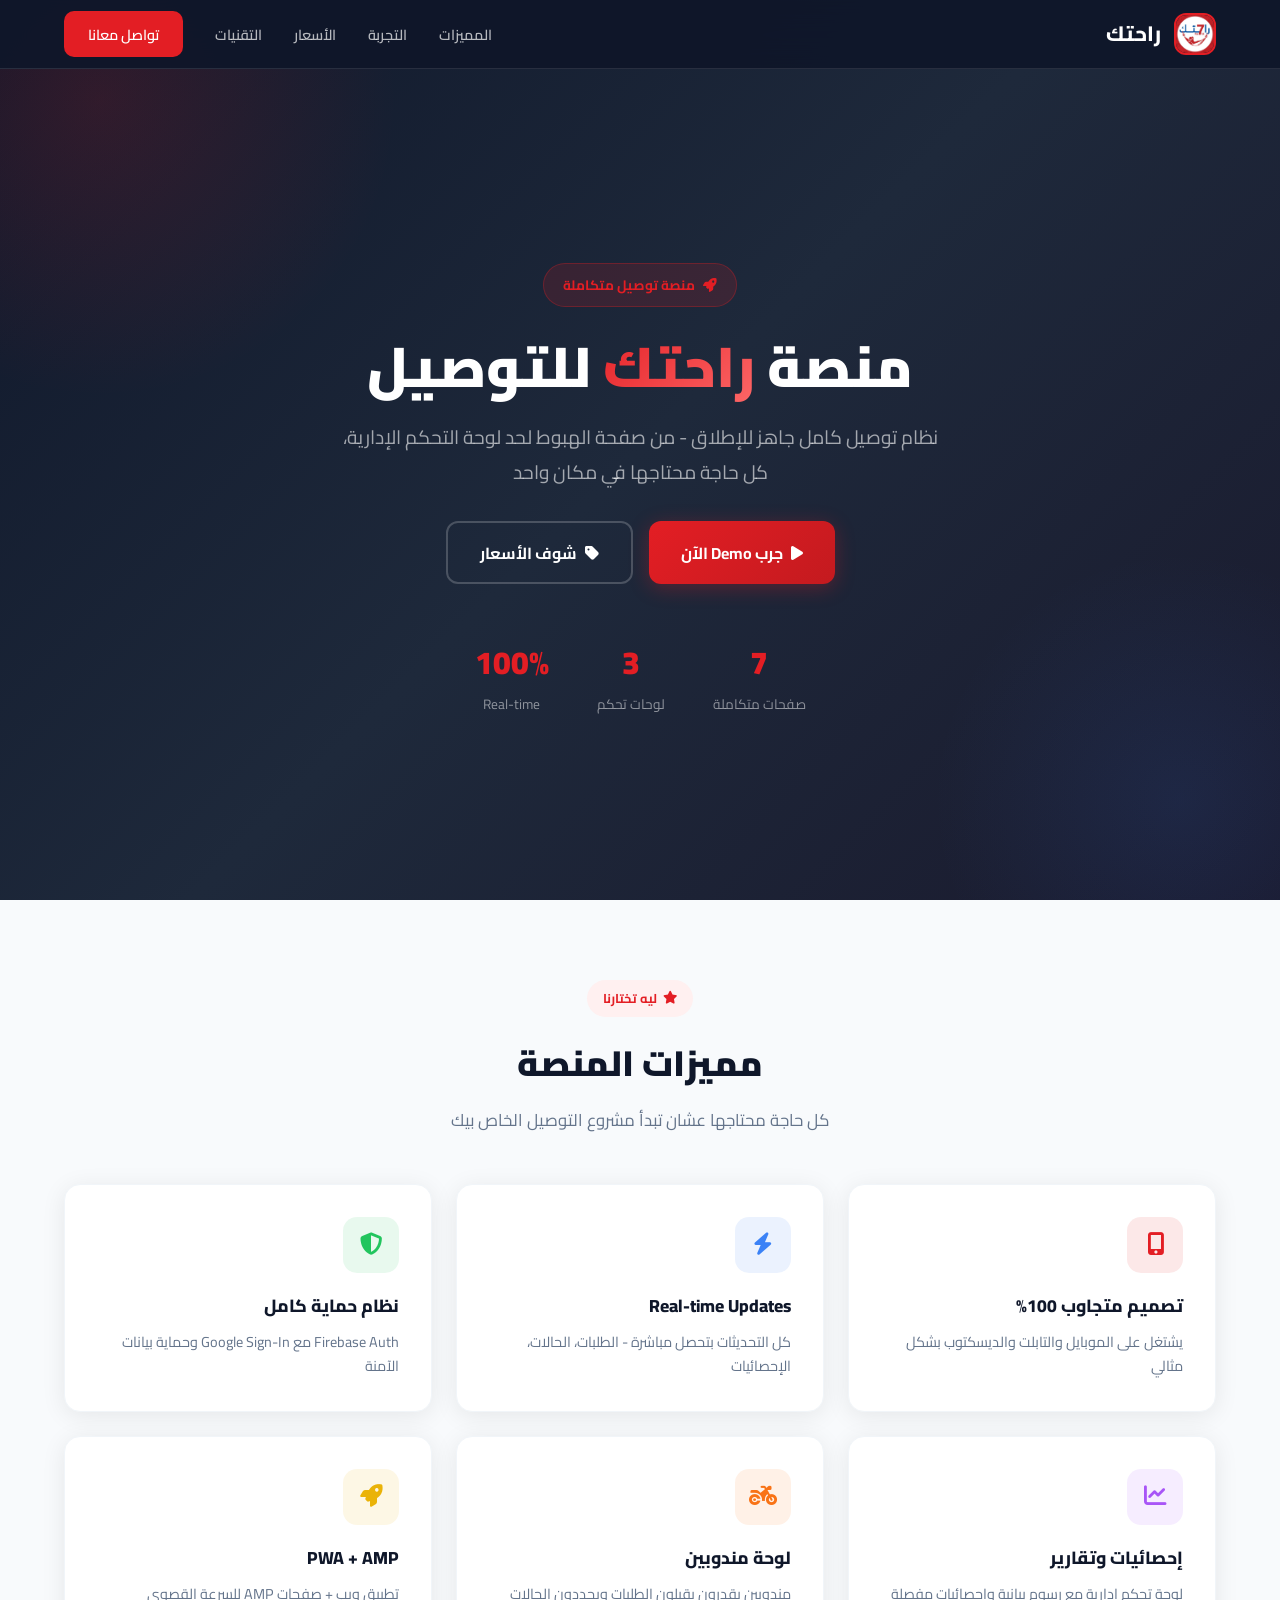
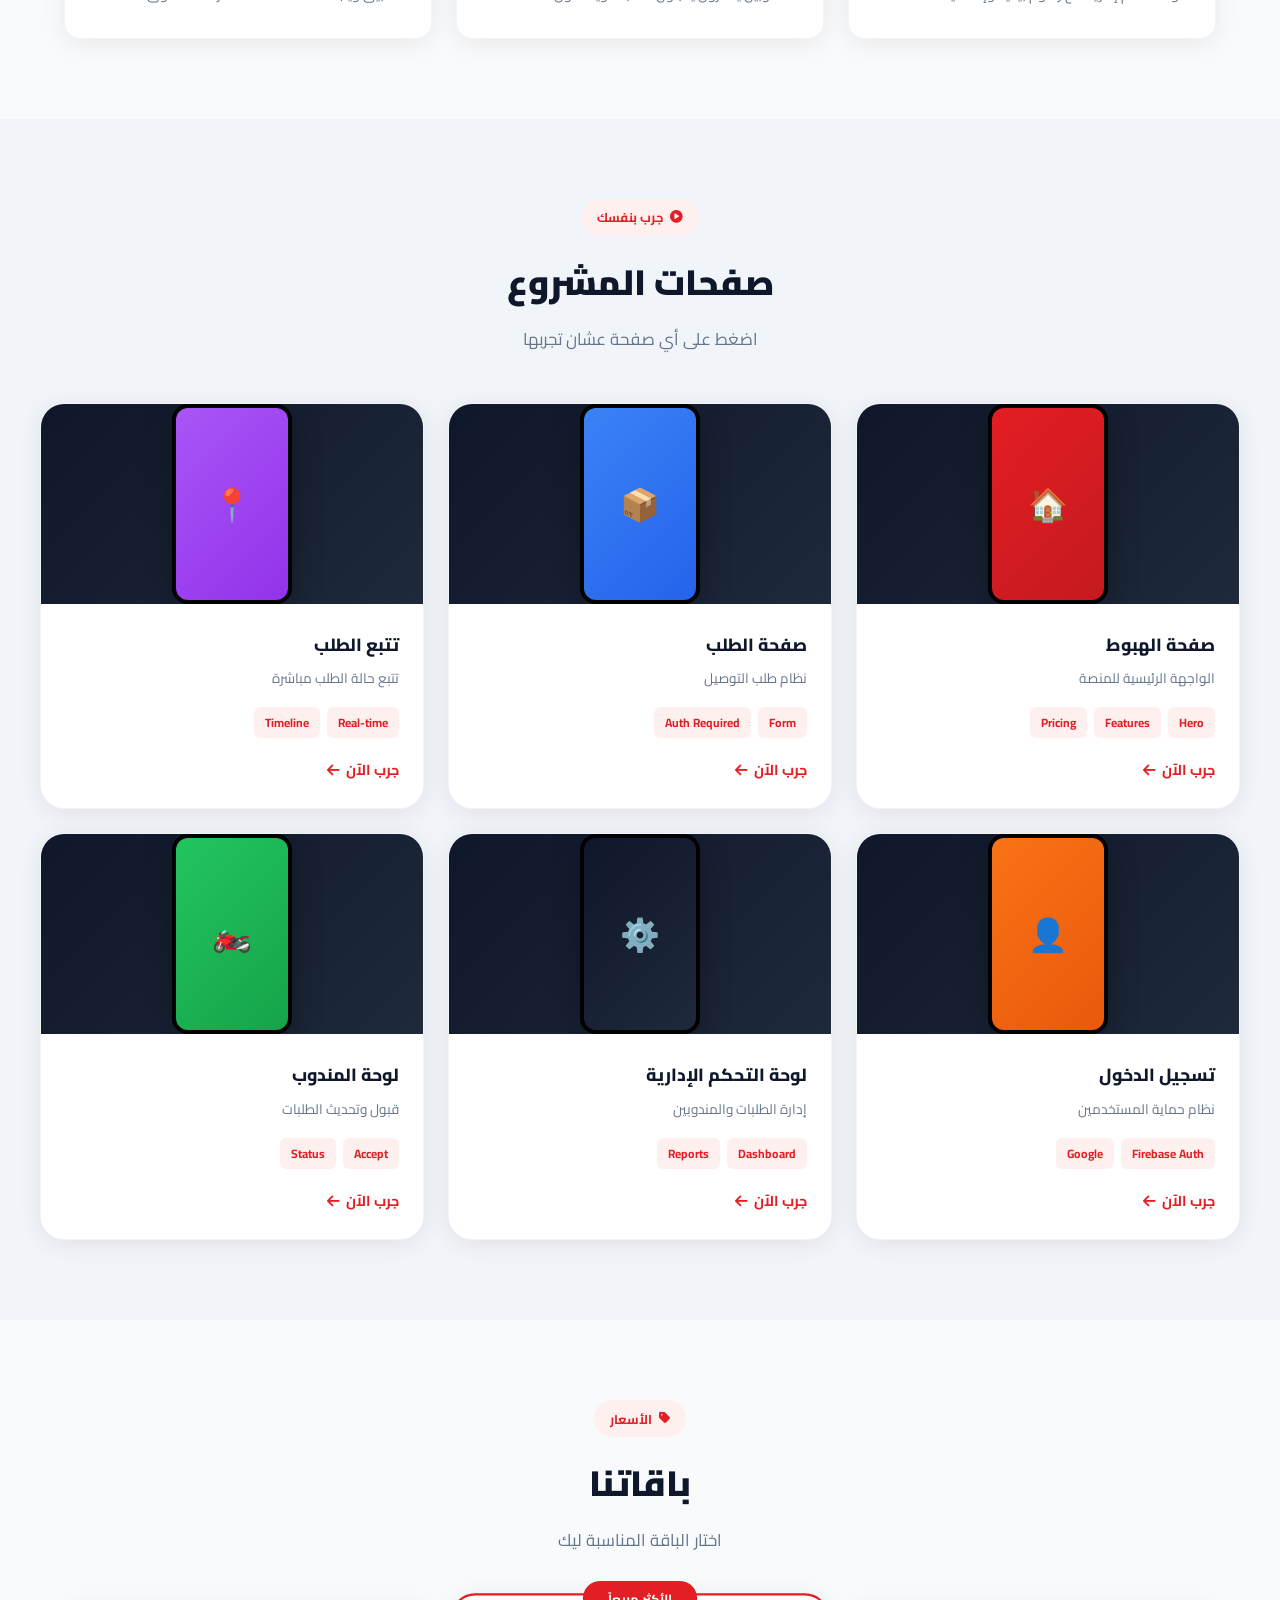
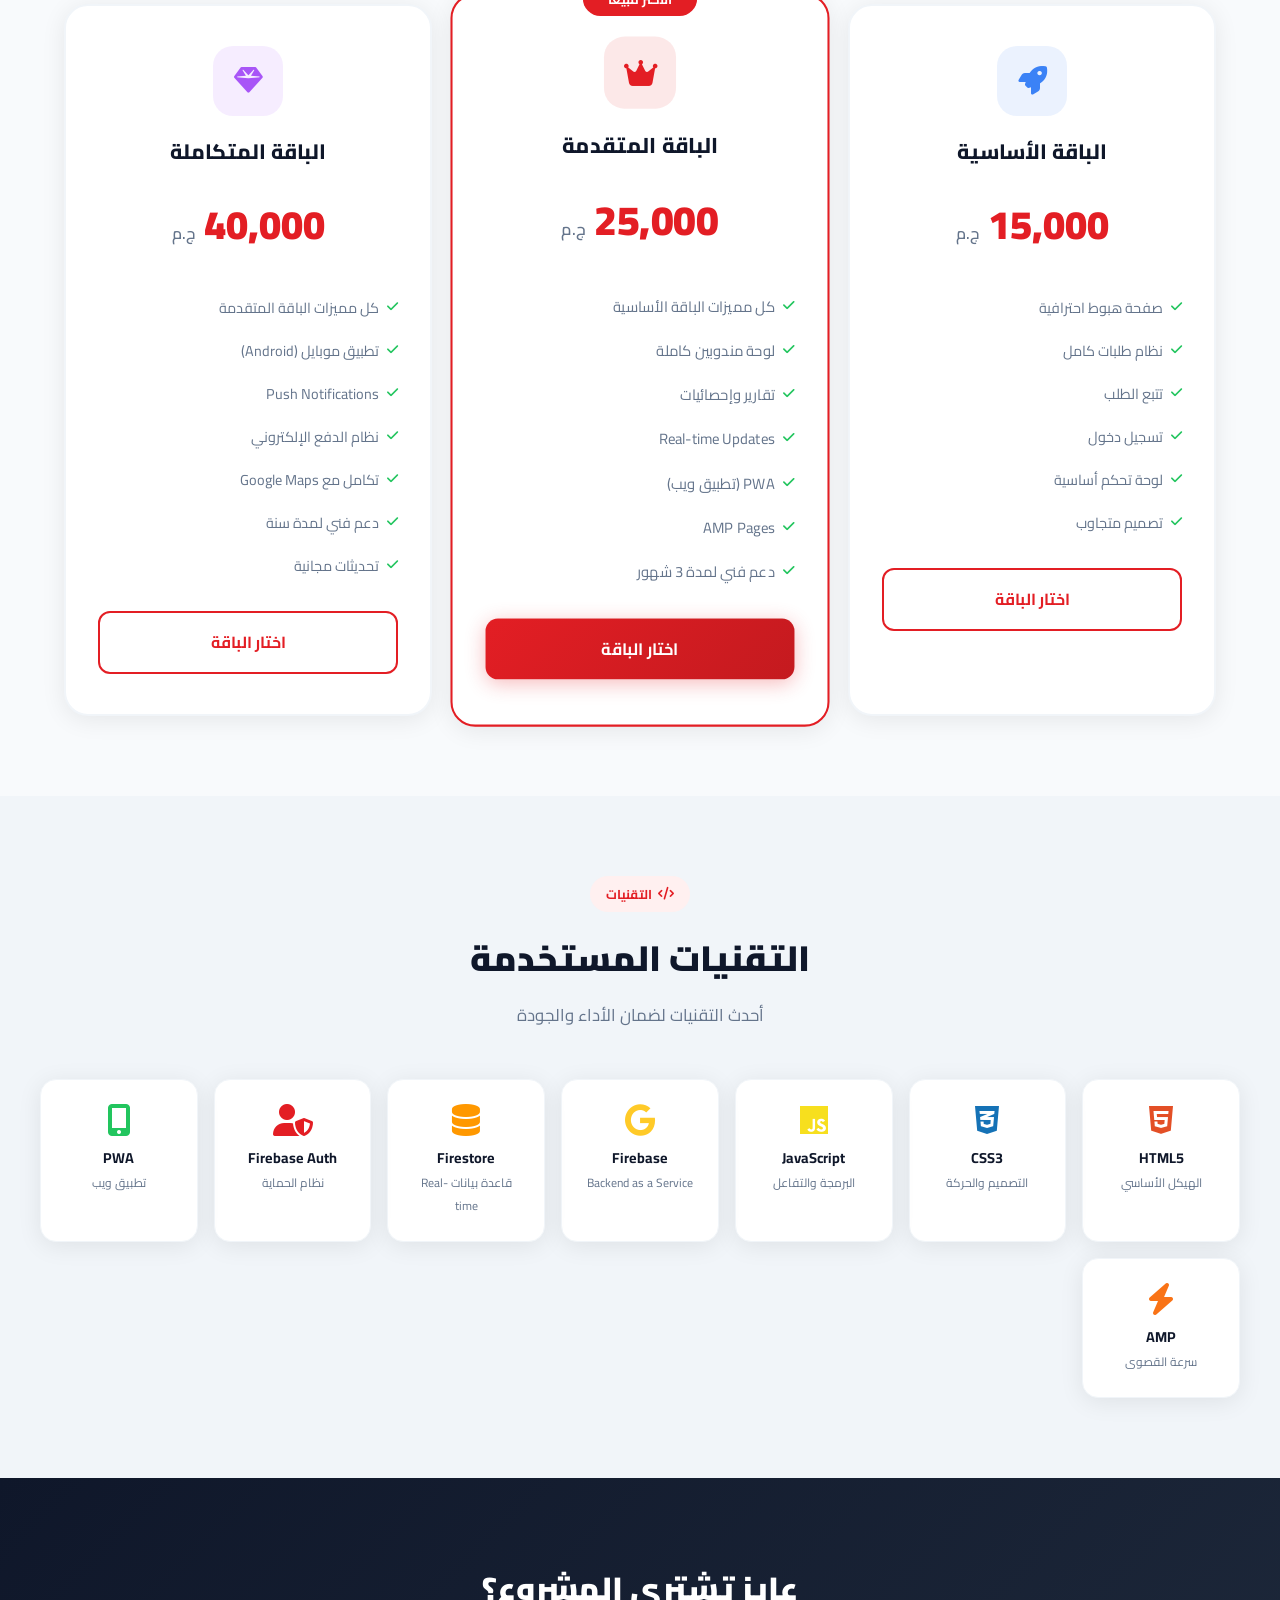
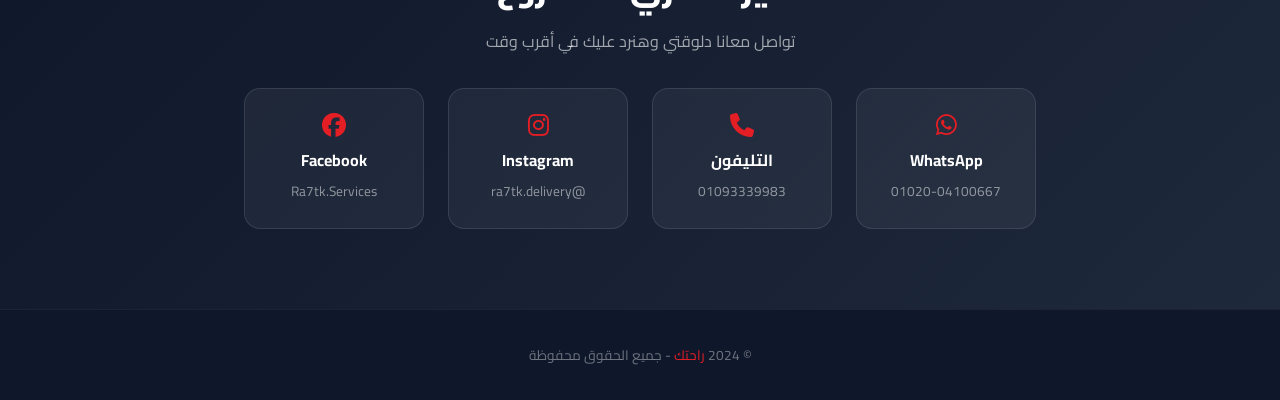
<file: demo/index.html>
<!DOCTYPE html>
<html lang="ar" dir="rtl">
<head>
    <meta charset="UTF-8">
    <meta name="viewport" content="width=device-width, initial-scale=1.0">
    <title>راحتك - منصة التوصيل | Demo</title>
    <link rel="icon" type="image/jpeg" href="../assets/images/logo.jpg">
    <link href="https://fonts.googleapis.com/css2?family=Cairo:wght@300;400;500;600;700;800;900&display=swap" rel="stylesheet">
    <link rel="stylesheet" href="https://cdnjs.cloudflare.com/ajax/libs/font-awesome/6.5.1/css/all.min.css">
    <style>
        :root {
            --primary: #E31E24;
            --primary-dark: #C41A1F;
            --primary-light: #FFF0F0;
            --dark: #0F172A;
            --dark-2: #1E293B;
            --dark-3: #334155;
            --green: #22C55E;
            --blue: #3B82F6;
            --purple: #A855F7;
            --orange: #F97316;
            --yellow: #EAB308;
            --gray: #64748B;
            --gray-light: #94A3B8;
            --gray-lighter: #CBD5E1;
            --bg: #F8FAFC;
            --card: #FFFFFF;
            --shadow: 0 4px 24px rgba(0,0,0,.08);
            --shadow-lg: 0 8px 40px rgba(0,0,0,.12);
            --radius: 16px;
            --radius-lg: 24px;
        }

        * { margin: 0; padding: 0; box-sizing: border-box; }

        body {
            font-family: 'Cairo', sans-serif;
            background: var(--bg);
            color: var(--dark);
            overflow-x: hidden;
        }

        /* ===== NAVBAR ===== */
        .navbar {
            position: fixed;
            top: 0;
            left: 0;
            right: 0;
            z-index: 1000;
            background: rgba(15, 23, 42, .95);
            backdrop-filter: blur(20px);
            border-bottom: 1px solid rgba(255,255,255,.1);
            padding: .8rem 0;
        }

        .navbar .container {
            max-width: 1200px;
            margin: 0 auto;
            padding: 0 1.5rem;
            display: flex;
            align-items: center;
            justify-content: space-between;
        }

        .navbar-brand {
            display: flex;
            align-items: center;
            gap: .8rem;
            text-decoration: none;
        }

        .navbar-brand img {
            width: 42px;
            height: 42px;
            border-radius: 12px;
            border: 2px solid var(--primary);
        }

        .navbar-brand span {
            color: #fff;
            font-size: 1.3rem;
            font-weight: 800;
        }

        .navbar-links {
            display: flex;
            gap: 2rem;
            list-style: none;
        }

        .navbar-links a {
            color: rgba(255,255,255,.7);
            text-decoration: none;
            font-weight: 600;
            font-size: .9rem;
            transition: color .3s;
        }

        .navbar-links a:hover { color: var(--primary); }

        .navbar-cta {
            background: var(--primary);
            color: #fff !important;
            padding: .6rem 1.5rem;
            border-radius: 10px;
            font-weight: 700;
            transition: transform .2s, box-shadow .2s;
        }

        .navbar-cta:hover {
            transform: translateY(-2px);
            box-shadow: 0 4px 20px rgba(227, 30, 36, .4);
        }

        /* ===== HERO ===== */
        .hero {
            min-height: 100vh;
            display: flex;
            align-items: center;
            justify-content: center;
            background: linear-gradient(135deg, var(--dark) 0%, var(--dark-2) 50%, #1a1a2e 100%);
            position: relative;
            overflow: hidden;
            padding-top: 80px;
        }

        .hero::before {
            content: '';
            position: absolute;
            width: 600px;
            height: 600px;
            background: radial-gradient(circle, rgba(227,30,36,.15) 0%, transparent 70%);
            top: -200px;
            left: -200px;
            animation: float 8s ease-in-out infinite;
        }

        .hero::after {
            content: '';
            position: absolute;
            width: 500px;
            height: 500px;
            background: radial-gradient(circle, rgba(59,130,246,.1) 0%, transparent 70%);
            bottom: -150px;
            right: -150px;
            animation: float 10s ease-in-out infinite reverse;
        }

        @keyframes float {
            0%, 100% { transform: translate(0, 0); }
            50% { transform: translate(30px, 30px); }
        }

        .hero-content {
            position: relative;
            z-index: 2;
            text-align: center;
            max-width: 900px;
            padding: 2rem;
        }

        .hero-badge {
            display: inline-flex;
            align-items: center;
            gap: .5rem;
            background: rgba(227, 30, 36, .15);
            color: var(--primary);
            padding: .5rem 1.2rem;
            border-radius: 50px;
            font-size: .85rem;
            font-weight: 700;
            border: 1px solid rgba(227, 30, 36, .3);
            margin-bottom: 1.5rem;
            animation: fadeInUp .6s ease;
        }

        .hero h1 {
            font-size: 3.5rem;
            font-weight: 900;
            color: #fff;
            line-height: 1.3;
            margin-bottom: 1rem;
            animation: fadeInUp .6s ease .1s both;
        }

        .hero h1 span {
            background: linear-gradient(135deg, var(--primary), #ff6b6b);
            -webkit-background-clip: text;
            -webkit-text-fill-color: transparent;
            background-clip: text;
        }

        .hero p {
            font-size: 1.2rem;
            color: rgba(255,255,255,.6);
            max-width: 600px;
            margin: 0 auto 2rem;
            line-height: 1.8;
            animation: fadeInUp .6s ease .2s both;
        }

        .hero-actions {
            display: flex;
            gap: 1rem;
            justify-content: center;
            flex-wrap: wrap;
            animation: fadeInUp .6s ease .3s both;
        }

        .btn {
            display: inline-flex;
            align-items: center;
            gap: .5rem;
            padding: .9rem 2rem;
            border-radius: 12px;
            font-weight: 700;
            font-size: 1rem;
            text-decoration: none;
            transition: all .3s;
            cursor: pointer;
            border: none;
            font-family: 'Cairo', sans-serif;
        }

        .btn-primary {
            background: linear-gradient(135deg, var(--primary), var(--primary-dark));
            color: #fff;
            box-shadow: 0 4px 20px rgba(227, 30, 36, .3);
        }

        .btn-primary:hover {
            transform: translateY(-3px);
            box-shadow: 0 8px 30px rgba(227, 30, 36, .4);
        }

        .btn-outline {
            background: transparent;
            color: #fff;
            border: 2px solid rgba(255,255,255,.2);
        }

        .btn-outline:hover {
            border-color: var(--primary);
            color: var(--primary);
            background: rgba(227, 30, 36, .1);
        }

        .hero-stats {
            display: flex;
            justify-content: center;
            gap: 3rem;
            margin-top: 3rem;
            animation: fadeInUp .6s ease .4s both;
        }

        .hero-stat {
            text-align: center;
        }

        .hero-stat h3 {
            font-size: 2rem;
            font-weight: 900;
            color: var(--primary);
        }

        .hero-stat p {
            font-size: .85rem;
            color: rgba(255,255,255,.5);
            margin: 0;
        }

        @keyframes fadeInUp {
            from { opacity: 0; transform: translateY(30px); }
            to { opacity: 1; transform: translateY(0); }
        }

        /* ===== SECTIONS ===== */
        .section {
            padding: 5rem 1.5rem;
            max-width: 1200px;
            margin: 0 auto;
        }

        .section-header {
            text-align: center;
            margin-bottom: 3rem;
        }

        .section-header h2 {
            font-size: 2.2rem;
            font-weight: 900;
            color: var(--dark);
            margin-bottom: .5rem;
        }

        .section-header p {
            color: var(--gray);
            font-size: 1.05rem;
        }

        .section-header .badge {
            display: inline-flex;
            align-items: center;
            gap: .4rem;
            background: var(--primary-light);
            color: var(--primary);
            padding: .4rem 1rem;
            border-radius: 50px;
            font-size: .8rem;
            font-weight: 700;
            margin-bottom: .8rem;
        }

        /* ===== FEATURES ===== */
        .features-grid {
            display: grid;
            grid-template-columns: repeat(auto-fit, minmax(280px, 1fr));
            gap: 1.5rem;
        }

        .feature-card {
            background: var(--card);
            border-radius: var(--radius);
            padding: 2rem;
            box-shadow: var(--shadow);
            transition: all .3s;
            border: 1px solid #f1f5f9;
            position: relative;
            overflow: hidden;
        }

        .feature-card::before {
            content: '';
            position: absolute;
            top: 0;
            right: 0;
            width: 100%;
            height: 4px;
            background: linear-gradient(90deg, var(--primary), transparent);
            opacity: 0;
            transition: opacity .3s;
        }

        .feature-card:hover {
            transform: translateY(-5px);
            box-shadow: var(--shadow-lg);
        }

        .feature-card:hover::before { opacity: 1; }

        .feature-icon {
            width: 56px;
            height: 56px;
            border-radius: 14px;
            display: flex;
            align-items: center;
            justify-content: center;
            font-size: 1.4rem;
            margin-bottom: 1rem;
        }

        .feature-card h3 {
            font-size: 1.1rem;
            font-weight: 800;
            margin-bottom: .5rem;
        }

        .feature-card p {
            color: var(--gray);
            font-size: .9rem;
            line-height: 1.7;
        }

        /* ===== DEMO PAGES ===== */
        .demo-grid {
            display: grid;
            grid-template-columns: repeat(auto-fit, minmax(320px, 1fr));
            gap: 1.5rem;
        }

        .demo-card {
            background: var(--card);
            border-radius: var(--radius-lg);
            overflow: hidden;
            box-shadow: var(--shadow);
            transition: all .3s;
            border: 1px solid #f1f5f9;
        }

        .demo-card:hover {
            transform: translateY(-5px);
            box-shadow: var(--shadow-lg);
        }

        .demo-preview {
            height: 200px;
            background: linear-gradient(135deg, var(--dark), var(--dark-2));
            display: flex;
            align-items: center;
            justify-content: center;
            position: relative;
            overflow: hidden;
        }

        .demo-preview .phone-frame {
            width: 120px;
            height: 200px;
            background: #000;
            border-radius: 16px;
            padding: 4px;
            box-shadow: 0 8px 30px rgba(0,0,0,.3);
        }

        .demo-preview .phone-screen {
            width: 100%;
            height: 100%;
            border-radius: 12px;
            display: flex;
            flex-direction: column;
            align-items: center;
            justify-content: center;
            font-size: 2rem;
        }

        .demo-preview .phone-screen.landing { background: linear-gradient(135deg, #E31E24, #C41A1F); }
        .demo-preview .phone-screen.order { background: linear-gradient(135deg, #3B82F6, #2563EB); }
        .demo-preview .phone-screen.admin { background: linear-gradient(135deg, #0F172A, #1E293B); }
        .demo-preview .phone-screen.driver { background: linear-gradient(135deg, #22C55E, #16A34A); }
        .demo-preview .phone-screen.track { background: linear-gradient(135deg, #A855F7, #9333EA); }
        .demo-preview .phone-screen.auth { background: linear-gradient(135deg, #F97316, #EA580C); }

        .demo-info {
            padding: 1.5rem;
        }

        .demo-info h3 {
            font-size: 1.1rem;
            font-weight: 800;
            margin-bottom: .3rem;
        }

        .demo-info p {
            color: var(--gray);
            font-size: .85rem;
            margin-bottom: 1rem;
        }

        .demo-tags {
            display: flex;
            flex-wrap: wrap;
            gap: .4rem;
            margin-bottom: 1rem;
        }

        .demo-tag {
            background: var(--primary-light);
            color: var(--primary);
            padding: .25rem .7rem;
            border-radius: 6px;
            font-size: .75rem;
            font-weight: 700;
        }

        .demo-link {
            display: inline-flex;
            align-items: center;
            gap: .4rem;
            color: var(--primary);
            text-decoration: none;
            font-weight: 700;
            font-size: .9rem;
            transition: gap .3s;
        }

        .demo-link:hover { gap: .8rem; }

        /* ===== PRICING ===== */
        .pricing-grid {
            display: grid;
            grid-template-columns: repeat(auto-fit, minmax(300px, 1fr));
            gap: 1.5rem;
            margin-top: 2rem;
        }

        .pricing-card {
            background: var(--card);
            border-radius: var(--radius-lg);
            padding: 2.5rem 2rem;
            box-shadow: var(--shadow);
            text-align: center;
            position: relative;
            border: 2px solid #f1f5f9;
            transition: all .3s;
        }

        .pricing-card.featured {
            border-color: var(--primary);
            transform: scale(1.03);
        }

        .pricing-card.featured::before {
            content: 'الأكثر مبيعاً';
            position: absolute;
            top: -14px;
            left: 50%;
            transform: translateX(-50%);
            background: var(--primary);
            color: #fff;
            padding: .3rem 1.5rem;
            border-radius: 50px;
            font-size: .8rem;
            font-weight: 700;
        }

        .pricing-card:hover {
            transform: translateY(-5px);
            box-shadow: var(--shadow-lg);
        }

        .pricing-card.featured:hover {
            transform: scale(1.03) translateY(-5px);
        }

        .pricing-card .icon {
            width: 70px;
            height: 70px;
            border-radius: 20px;
            display: flex;
            align-items: center;
            justify-content: center;
            margin: 0 auto 1rem;
            font-size: 1.8rem;
        }

        .pricing-card h3 {
            font-size: 1.3rem;
            font-weight: 800;
            margin-bottom: .5rem;
        }

        .pricing-card .price {
            font-size: 2.5rem;
            font-weight: 900;
            color: var(--primary);
            margin: 1rem 0;
        }

        .pricing-card .price small {
            font-size: 1rem;
            color: var(--gray);
            font-weight: 600;
        }

        .pricing-card .features {
            list-style: none;
            margin: 1.5rem 0;
            text-align: right;
        }

        .pricing-card .features li {
            padding: .5rem 0;
            color: var(--gray);
            font-size: .9rem;
            display: flex;
            align-items: center;
            gap: .5rem;
        }

        .pricing-card .features li i {
            color: var(--green);
            font-size: .8rem;
        }

        .pricing-card .btn {
            width: 100%;
            justify-content: center;
        }

        /* ===== TECH STACK ===== */
        .tech-grid {
            display: grid;
            grid-template-columns: repeat(auto-fit, minmax(150px, 1fr));
            gap: 1rem;
        }

        .tech-item {
            background: var(--card);
            border-radius: var(--radius);
            padding: 1.5rem;
            text-align: center;
            box-shadow: var(--shadow);
            border: 1px solid #f1f5f9;
            transition: all .3s;
        }

        .tech-item:hover {
            transform: translateY(-3px);
            box-shadow: var(--shadow-lg);
        }

        .tech-item i {
            font-size: 2rem;
            margin-bottom: .5rem;
        }

        .tech-item h4 {
            font-size: .9rem;
            font-weight: 700;
        }

        .tech-item p {
            font-size: .75rem;
            color: var(--gray);
        }

        /* ===== CONTACT ===== */
        .contact-section {
            background: linear-gradient(135deg, var(--dark), var(--dark-2));
            padding: 5rem 1.5rem;
            text-align: center;
        }

        .contact-section h2 {
            color: #fff;
            font-size: 2rem;
            font-weight: 900;
            margin-bottom: .5rem;
        }

        .contact-section p {
            color: rgba(255,255,255,.6);
            margin-bottom: 2rem;
        }

        .contact-methods {
            display: flex;
            justify-content: center;
            gap: 1.5rem;
            flex-wrap: wrap;
        }

        .contact-method {
            background: rgba(255,255,255,.05);
            border: 1px solid rgba(255,255,255,.1);
            border-radius: var(--radius);
            padding: 1.5rem 2rem;
            text-decoration: none;
            color: #fff;
            transition: all .3s;
            min-width: 180px;
        }

        .contact-method:hover {
            background: rgba(227, 30, 36, .2);
            border-color: var(--primary);
            transform: translateY(-3px);
        }

        .contact-method i {
            font-size: 1.5rem;
            color: var(--primary);
            margin-bottom: .5rem;
        }

        .contact-method h4 {
            font-size: 1rem;
            font-weight: 700;
            margin-bottom: .2rem;
        }

        .contact-method p {
            font-size: .85rem;
            color: rgba(255,255,255,.5);
            margin: 0;
        }

        /* ===== FOOTER ===== */
        .footer {
            background: var(--dark);
            padding: 2rem;
            text-align: center;
            border-top: 1px solid rgba(255,255,255,.05);
        }

        .footer p {
            color: rgba(255,255,255,.4);
            font-size: .85rem;
        }

        .footer a {
            color: var(--primary);
            text-decoration: none;
        }

        /* ===== RESPONSIVE ===== */
        @media (max-width: 768px) {
            .hero h1 { font-size: 2rem; }
            .hero-stats { gap: 1.5rem; }
            .hero-stat h3 { font-size: 1.5rem; }
            .navbar-links { display: none; }
            .pricing-card.featured { transform: scale(1); }
            .pricing-card.featured:hover { transform: translateY(-5px); }
        }

        /* ===== MOBILE NAV TOGGLE ===== */
        .mobile-toggle {
            display: none;
            background: none;
            border: none;
            color: #fff;
            font-size: 1.3rem;
            cursor: pointer;
        }

        @media (max-width: 768px) {
            .mobile-toggle { display: block; }
        }
    </style>
</head>
<body>

<!-- Navbar -->
<nav class="navbar">
    <div class="container">
        <a href="#" class="navbar-brand">
            <img src="../assets/images/logo.jpg" alt="راحتك">
            <span>راحتك</span>
        </a>
        <ul class="navbar-links">
            <li><a href="#features">المميزات</a></li>
            <li><a href="#demo">التجربة</a></li>
            <li><a href="#pricing">الأسعار</a></li>
            <li><a href="#tech">التقنيات</a></li>
            <li><a href="#contact" class="navbar-cta">تواصل معانا</a></li>
        </ul>
        <button class="mobile-toggle" onclick="document.querySelector('.navbar-links').classList.toggle('show')">
            <i class="fas fa-bars"></i>
        </button>
    </div>
</nav>

<!-- Hero -->
<section class="hero">
    <div class="hero-content">
        <div class="hero-badge">
            <i class="fas fa-rocket"></i>
            منصة توصيل متكاملة
        </div>
        <h1>منصة <span>راحتك</span> للتوصيل</h1>
        <p>نظام توصيل كامل جاهز للإطلاق - من صفحة الهبوط لحد لوحة التحكم الإدارية، كل حاجة محتاجها في مكان واحد</p>
        <div class="hero-actions">
            <a href="#demo" class="btn btn-primary">
                <i class="fas fa-play"></i>
                جرب Demo الآن
            </a>
            <a href="#pricing" class="btn btn-outline">
                <i class="fas fa-tag"></i>
                شوف الأسعار
            </a>
        </div>
        <div class="hero-stats">
            <div class="hero-stat">
                <h3>7</h3>
                <p>صفحات متكاملة</p>
            </div>
            <div class="hero-stat">
                <h3>3</h3>
                <p>لوحات تحكم</p>
            </div>
            <div class="hero-stat">
                <h3>100%</h3>
                <p>Real-time</p>
            </div>
        </div>
    </div>
</section>

<!-- Features -->
<section class="section" id="features">
    <div class="section-header">
        <div class="badge"><i class="fas fa-star"></i> ليه تختارنا</div>
        <h2>مميزات المنصة</h2>
        <p>كل حاجة محتاجها عشان تبدأ مشروع التوصيل الخاص بيك</p>
    </div>
    <div class="features-grid">
        <div class="feature-card">
            <div class="feature-icon" style="background:rgba(227,30,36,.1);color:var(--primary)">
                <i class="fas fa-mobile-alt"></i>
            </div>
            <h3>تصميم متجاوب 100%</h3>
            <p>يشتغل على الموبايل والتابلت والديسكتوب بشكل مثالي</p>
        </div>
        <div class="feature-card">
            <div class="feature-icon" style="background:rgba(59,130,246,.1);color:var(--blue)">
                <i class="fas fa-bolt"></i>
            </div>
            <h3> Real-time Updates</h3>
            <p>كل التحديثات بتحصل مباشرة - الطلبات، الحالات، الإحصائيات</p>
        </div>
        <div class="feature-card">
            <div class="feature-icon" style="background:rgba(34,197,94,.1);color:var(--green)">
                <i class="fas fa-shield-alt"></i>
            </div>
            <h3>نظام حماية كامل</h3>
            <p>Firebase Auth مع Google Sign-In وحماية بيانات الآمنة</p>
        </div>
        <div class="feature-card">
            <div class="feature-icon" style="background:rgba(168,85,247,.1);color:var(--purple)">
                <i class="fas fa-chart-line"></i>
            </div>
            <h3>إحصائيات وتقارير</h3>
            <p>لوحة تحكم إدارية مع رسوم بيانية وإحصائيات مفصلة</p>
        </div>
        <div class="feature-card">
            <div class="feature-icon" style="background:rgba(249,115,22,.1);color:var(--orange)">
                <i class="fas fa-motorcycle"></i>
            </div>
            <h3>لوحة مندوبين</h3>
            <p>مندوبين يقدرون يقبلون الطلبات ويحددون الحالات</p>
        </div>
        <div class="feature-card">
            <div class="feature-icon" style="background:rgba(234,179,8,.1);color:var(--yellow)">
                <i class="fas fa-rocket"></i>
            </div>
            <h3>PWA + AMP</h3>
            <p>تطبيق ويب + صفحات AMP للسرعة القصوى</p>
        </div>
    </div>
</section>

<!-- Demo Pages -->
<section class="section" id="demo" style="background:#f1f5f9;padding:5rem 1.5rem;max-width:100%">
    <div style="max-width:1200px;margin:0 auto">
        <div class="section-header">
            <div class="badge"><i class="fas fa-play-circle"></i> جرب بنفسك</div>
            <h2>صفحات المشروع</h2>
            <p>اضغط على أي صفحة عشان تجربها</p>
        </div>
        <div class="demo-grid">
            <div class="demo-card">
                <div class="demo-preview">
                    <div class="phone-frame">
                        <div class="phone-screen landing">🏠</div>
                    </div>
                </div>
                <div class="demo-info">
                    <h3>صفحة الهبوط</h3>
                    <p>الواجهة الرئيسية للمنصة</p>
                    <div class="demo-tags">
                        <span class="demo-tag">Hero</span>
                        <span class="demo-tag">Features</span>
                        <span class="demo-tag">Pricing</span>
                    </div>
                    <a href="../index.html" target="_blank" class="demo-link">
                        جرب الآن <i class="fas fa-arrow-left"></i>
                    </a>
                </div>
            </div>

            <div class="demo-card">
                <div class="demo-preview">
                    <div class="phone-frame">
                        <div class="phone-screen order">📦</div>
                    </div>
                </div>
                <div class="demo-info">
                    <h3>صفحة الطلب</h3>
                    <p>نظام طلب التوصيل</p>
                    <div class="demo-tags">
                        <span class="demo-tag">Form</span>
                        <span class="demo-tag">Auth Required</span>
                    </div>
                    <a href="../order.html" target="_blank" class="demo-link">
                        جرب الآن <i class="fas fa-arrow-left"></i>
                    </a>
                </div>
            </div>

            <div class="demo-card">
                <div class="demo-preview">
                    <div class="phone-frame">
                        <div class="phone-screen track">📍</div>
                    </div>
                </div>
                <div class="demo-info">
                    <h3>تتبع الطلب</h3>
                    <p>تتبع حالة الطلب مباشرة</p>
                    <div class="demo-tags">
                        <span class="demo-tag">Real-time</span>
                        <span class="demo-tag">Timeline</span>
                    </div>
                    <a href="../track.html" target="_blank" class="demo-link">
                        جرب الآن <i class="fas fa-arrow-left"></i>
                    </a>
                </div>
            </div>

            <div class="demo-card">
                <div class="demo-preview">
                    <div class="phone-frame">
                        <div class="phone-screen auth">👤</div>
                    </div>
                </div>
                <div class="demo-info">
                    <h3>تسجيل الدخول</h3>
                    <p>نظام حماية المستخدمين</p>
                    <div class="demo-tags">
                        <span class="demo-tag">Firebase Auth</span>
                        <span class="demo-tag">Google</span>
                    </div>
                    <a href="../auth.html" target="_blank" class="demo-link">
                        جرب الآن <i class="fas fa-arrow-left"></i>
                    </a>
                </div>
            </div>

            <div class="demo-card">
                <div class="demo-preview">
                    <div class="phone-frame">
                        <div class="phone-screen admin">⚙️</div>
                    </div>
                </div>
                <div class="demo-info">
                    <h3>لوحة التحكم الإدارية</h3>
                    <p>إدارة الطلبات والمندوبين</p>
                    <div class="demo-tags">
                        <span class="demo-tag">Dashboard</span>
                        <span class="demo-tag">Reports</span>
                    </div>
                    <a href="../admin/dashboard.html" target="_blank" class="demo-link">
                        جرب الآن <i class="fas fa-arrow-left"></i>
                    </a>
                </div>
            </div>

            <div class="demo-card">
                <div class="demo-preview">
                    <div class="phone-frame">
                        <div class="phone-screen driver">🏍️</div>
                    </div>
                </div>
                <div class="demo-info">
                    <h3>لوحة المندوب</h3>
                    <p>قبول وتحديث الطلبات</p>
                    <div class="demo-tags">
                        <span class="demo-tag">Accept</span>
                        <span class="demo-tag">Status</span>
                    </div>
                    <a href="../driver/login.html" target="_blank" class="demo-link">
                        جرب الآن <i class="fas fa-arrow-left"></i>
                    </a>
                </div>
            </div>
        </div>
    </div>
</section>

<!-- Pricing -->
<section class="section" id="pricing">
    <div class="section-header">
        <div class="badge"><i class="fas fa-tag"></i> الأسعار</div>
        <h2>باقاتنا</h2>
        <p>اختار الباقة المناسبة ليك</p>
    </div>
    <div class="pricing-grid">
        <div class="pricing-card">
            <div class="icon" style="background:rgba(59,130,246,.1);color:var(--blue)">
                <i class="fas fa-rocket"></i>
            </div>
            <h3>الباقة الأساسية</h3>
            <div class="price">15,000 <small>ج.م</small></div>
            <ul class="features">
                <li><i class="fas fa-check"></i> صفحة هبوط احترافية</li>
                <li><i class="fas fa-check"></i> نظام طلبات كامل</li>
                <li><i class="fas fa-check"></i> تتبع الطلب</li>
                <li><i class="fas fa-check"></i> تسجيل دخول</li>
                <li><i class="fas fa-check"></i> لوحة تحكم أساسية</li>
                <li><i class="fas fa-check"></i> تصميم متجاوب</li>
            </ul>
            <a href="#contact" class="btn btn-outline" style="color:var(--primary);border-color:var(--primary)">اختار الباقة</a>
        </div>

        <div class="pricing-card featured">
            <div class="icon" style="background:rgba(227,30,36,.1);color:var(--primary)">
                <i class="fas fa-crown"></i>
            </div>
            <h3>الباقة المتقدمة</h3>
            <div class="price">25,000 <small>ج.م</small></div>
            <ul class="features">
                <li><i class="fas fa-check"></i> كل مميزات الباقة الأساسية</li>
                <li><i class="fas fa-check"></i> لوحة مندوبين كاملة</li>
                <li><i class="fas fa-check"></i> تقارير وإحصائيات</li>
                <li><i class="fas fa-check"></i> Real-time Updates</li>
                <li><i class="fas fa-check"></i> PWA (تطبيق ويب)</li>
                <li><i class="fas fa-check"></i> AMP Pages</li>
                <li><i class="fas fa-check"></i> دعم فني لمدة 3 شهور</li>
            </ul>
            <a href="#contact" class="btn btn-primary">اختار الباقة</a>
        </div>

        <div class="pricing-card">
            <div class="icon" style="background:rgba(168,85,247,.1);color:var(--purple)">
                <i class="fas fa-gem"></i>
            </div>
            <h3>الباقة المتكاملة</h3>
            <div class="price">40,000 <small>ج.م</small></div>
            <ul class="features">
                <li><i class="fas fa-check"></i> كل مميزات الباقة المتقدمة</li>
                <li><i class="fas fa-check"></i> تطبيق موبايل (Android)</li>
                <li><i class="fas fa-check"></i> Push Notifications</li>
                <li><i class="fas fa-check"></i> نظام الدفع الإلكتروني</li>
                <li><i class="fas fa-check"></i> تكامل مع Google Maps</li>
                <li><i class="fas fa-check"></i> دعم فني لمدة سنة</li>
                <li><i class="fas fa-check"></i> تحديثات مجانية</li>
            </ul>
            <a href="#contact" class="btn btn-outline" style="color:var(--primary);border-color:var(--primary)">اختار الباقة</a>
        </div>
    </div>
</section>

<!-- Tech Stack -->
<section class="section" id="tech" style="background:#f1f5f9;max-width:100%;padding:5rem 1.5rem">
    <div style="max-width:1200px;margin:0 auto">
        <div class="section-header">
            <div class="badge"><i class="fas fa-code"></i> التقنيات</div>
            <h2>التقنيات المستخدمة</h2>
            <p>أحدث التقنيات لضمان الأداء والجودة</p>
        </div>
        <div class="tech-grid">
            <div class="tech-item">
                <i class="fab fa-html5" style="color:#E34F26"></i>
                <h4>HTML5</h4>
                <p>الهيكل الأساسي</p>
            </div>
            <div class="tech-item">
                <i class="fab fa-css3-alt" style="color:#1572B6"></i>
                <h4>CSS3</h4>
                <p>التصميم والحركة</p>
            </div>
            <div class="tech-item">
                <i class="fab fa-js" style="color:#F7DF1E"></i>
                <h4>JavaScript</h4>
                <p>البرمجة والتفاعل</p>
            </div>
            <div class="tech-item">
                <i class="fab fa-google" style="color:#FFCA28"></i>
                <h4>Firebase</h4>
                <p>Backend as a Service</p>
            </div>
            <div class="tech-item">
                <i class="fas fa-database" style="color:#FF9800"></i>
                <h4>Firestore</h4>
                <p>قاعدة بيانات Real-time</p>
            </div>
            <div class="tech-item">
                <i class="fas fa-user-shield" style="color:#E31E24"></i>
                <h4>Firebase Auth</h4>
                <p>نظام الحماية</p>
            </div>
            <div class="tech-item">
                <i class="fas fa-mobile-alt" style="color:#22C55E"></i>
                <h4>PWA</h4>
                <p>تطبيق ويب</p>
            </div>
            <div class="tech-item">
                <i class="fas fa-bolt" style="color:#F97316"></i>
                <h4>AMP</h4>
                <p>سرعة القصوى</p>
            </div>
        </div>
    </div>
</section>

<!-- Contact -->
<section class="contact-section" id="contact">
    <h2>عايز تشتري المشروع؟</h2>
    <p>تواصل معانا دلوقتي وهنرد عليك في أقرب وقت</p>
    <div class="contact-methods">
        <a href="https://wa.me/20102004100667" target="_blank" class="contact-method">
            <i class="fab fa-whatsapp"></i>
            <h4>WhatsApp</h4>
            <p>01020-04100667</p>
        </a>
        <a href="tel:01093339983" class="contact-method">
            <i class="fas fa-phone"></i>
            <h4>التليفون</h4>
            <p>01093339983</p>
        </a>
        <a href="https://instagram.com/ra7tk.delivery" target="_blank" class="contact-method">
            <i class="fab fa-instagram"></i>
            <h4>Instagram</h4>
            <p>@ra7tk.delivery</p>
        </a>
        <a href="https://facebook.com/Ra7tk.Services" target="_blank" class="contact-method">
            <i class="fab fa-facebook"></i>
            <h4>Facebook</h4>
            <p>Ra7tk.Services</p>
        </a>
    </div>
</section>

<!-- Footer -->
<footer class="footer">
    <p>© 2024 <a href="#">راحتك</a> - جميع الحقوق محفوظة</p>
</footer>

</body>
</html>
</file>
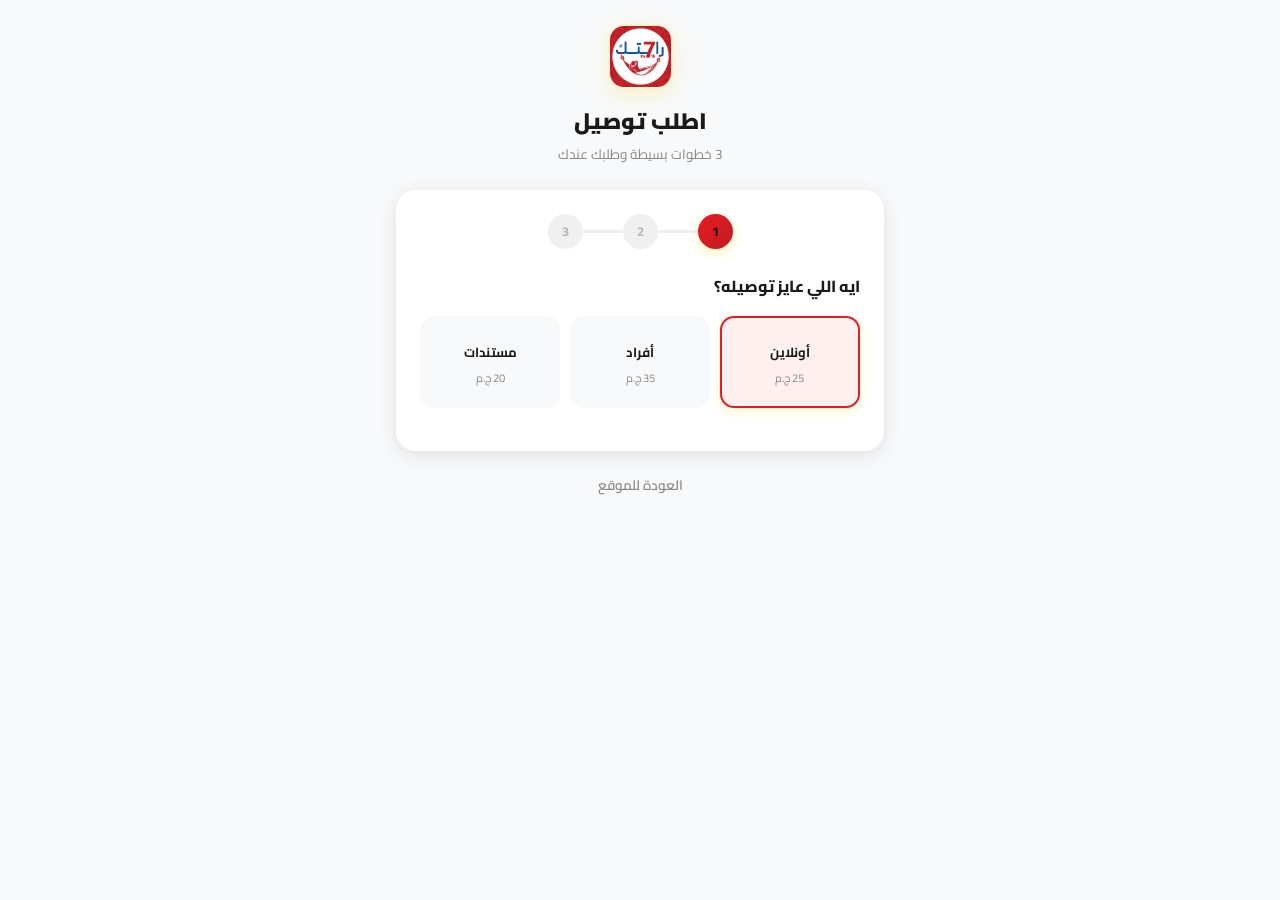
<file: amp/order.html>
<!DOCTYPE html>
<html amp lang="ar" dir="rtl">
<head>
    <meta charset="UTF-8">
    <meta name="viewport" content="width=device-width,minimum-scale=1,initial-scale=1">
    <title>طلب جديد | راحتك</title>
    <link rel="canonical" href="https://ohmedayman.github.io/d/order.html">
    <meta name="description" content="اطلب توصيل في الفيوم - أونلاين، أفراد، مستندات">
    <link rel="icon" type="image/jpeg" href="../assets/images/logo.jpg">
    <script async src="https://cdn.ampproject.org/v0.js"></script>
    <script async custom-element="amp-form" src="https://cdn.ampproject.org/v0/amp-form-0.1.js"></script>
    <script async custom-element="amp-selector" src="https://cdn.ampproject.org/v0/amp-selector-0.1.js"></script>
    <style amp-boilerplate>body{-webkit-animation:-amp-start 8s steps(1,end) 0s 1 normal both;-moz-animation:-amp-start 8s steps(1,end) 0s 1 normal both;animation:-amp-start 8s steps(1,end) 0s 1 normal both}@-webkit-keyframes -amp-start{from{visibility:hidden}to{visibility:visible}}@-moz-keyframes -amp-start{from{visibility:hidden}to{visibility:visible}}@-webkit-keyframes -amp-end{from{visibility:visible}to{visibility:hidden}}@-moz-keyframes -amp-end{from{visibility:visible}to{visibility:hidden}}@keyframes -amp-end{from{visibility:visible}to{visibility:hidden}}</style>
    <noscript><style amp-boilerplate>body{-webkit-animation:none;-moz-animation:none;animation:none}</style></noscript>
    <link href="https://fonts.googleapis.com/css2?family=Cairo:wght@400;600;700;800;900&display=swap" rel="stylesheet">
    <style>
        :root{--primary:#E31E24;--primary-dark:#C41A1F;--primary-light:#FFF0F0;--dark:#1A1A1A;--gray:#888;--white:#fff;--green:#22c55e;--radius:16px;--shadow:0 4px 20px rgba(0,0,0,.1)}
        *{margin:0;padding:0;box-sizing:border-box}
        body{font-family:'Cairo',sans-serif;color:var(--dark);background:#f8f9fa;direction:rtl;line-height:1.7;min-height:100vh}
        a{text-decoration:none;color:inherit}

        .page{max-width:520px;margin:0 auto;padding:1.5rem 1rem}
        .header{text-align:center;margin-bottom:1.5rem}
        .logo-wrap{width:65px;height:65px;border-radius:16px;overflow:hidden;margin:0 auto .8rem;box-shadow:0 6px 20px rgba(255,215,0,.2);border:2px solid rgba(255,215,0,.15)}
        .logo-wrap img{width:100%;height:100%;object-fit:cover}
        .header h1{font-size:1.4rem;font-weight:900;margin-bottom:.2rem}
        .header p{color:var(--gray);font-size:.85rem}

        .card{background:var(--white);border-radius:20px;padding:1.5rem;box-shadow:var(--shadow);margin-bottom:1rem}

        /* Steps */
        .steps{display:flex;justify-content:center;align-items:center;gap:0;margin-bottom:1.5rem}
        .step-dot{width:35px;height:35px;border-radius:50%;background:#f0f0f0;display:flex;align-items:center;justify-content:center;font-weight:800;font-size:.8rem;color:#bbb;transition:.3s}
        .step-dot.active{background:linear-gradient(135deg,var(--primary),var(--primary-dark));color:var(--dark);box-shadow:0 4px 12px rgba(255,215,0,.3)}
        .step-dot.done{background:var(--green);color:#fff}
        .step-line{width:40px;height:3px;background:#eee;border-radius:3px}
        .step-line.done{background:var(--green)}

        /* Services */
        .services{display:grid;grid-template-columns:repeat(3,1fr);gap:.6rem;margin-bottom:1.2rem}
        .svc-item{text-align:center;padding:1rem .5rem;background:#f8f9fa;border-radius:14px;border:2px solid transparent;cursor:pointer;transition:.3s}
        .svc-item[selected]{border-color:var(--primary);background:var(--primary-light);box-shadow:0 4px 12px rgba(255,215,0,.2)}
        .svc-item i{font-size:1.5rem;color:var(--primary-dark);margin-bottom:.4rem;display:block}
        .svc-item span{font-weight:700;font-size:.82rem;display:block}
        .svc-item small{font-size:.7rem;color:var(--gray)}

        /* Form */
        .form-group{margin-bottom:.8rem}
        .form-label{font-weight:700;font-size:.8rem;margin-bottom:.3rem;display:block}
        .form-label i{color:var(--primary-dark);font-size:.7rem;margin-left:.3rem}
        .form-input{width:100%;padding:.7rem 1rem;border-radius:10px;border:2px solid #eee;font-family:'Cairo',sans-serif;font-size:.88rem;transition:.3s;background:#f8f9fa;direction:rtl}
        .form-input:focus{border-color:var(--primary);outline:none;background:#fff}
        textarea.form-input{resize:none;line-height:1.5}

        .btn{width:100%;padding:.8rem;border:none;border-radius:12px;font-weight:800;font-size:.9rem;font-family:'Cairo',sans-serif;cursor:pointer;transition:.3s;display:flex;align-items:center;justify-content:center;gap:.5rem}
        .btn-primary{background:linear-gradient(135deg,var(--primary),var(--primary-dark));color:var(--dark)}
        .btn-primary:hover{box-shadow:0 6px 20px rgba(255,215,0,.3)}
        .btn-outline{background:#f8f9fa;color:var(--dark);border:2px solid #eee;margin-top:.5rem}
        .btns-row{display:flex;gap:.5rem;margin-top:.8rem}
        .btns-row .btn{flex:1}

        .back{text-align:center;margin-top:1.2rem}
        .back a{color:var(--gray);font-weight:600;font-size:.85rem}

        @media(max-width:575px){
            .services{grid-template-columns:1fr}
            .svc-item{flex-direction:row;display:flex;align-items:center;gap:.8rem;padding:.8rem;text-align:right}
            .svc-item i{margin-bottom:0}
        }
    </style>
</head>
<body>

<div class="page">
    <div class="header">
        <div class="logo-wrap"><img src="../assets/images/logo.jpg" alt="راحتك"></div>
        <h1>اطلب توصيل</h1>
        <p>3 خطوات بسيطة وطلبك عندك</p>
    </div>

    <div class="card">
        <div class="steps">
            <div class="step-dot active">1</div>
            <div class="step-line"></div>
            <div class="step-dot">2</div>
            <div class="step-line"></div>
            <div class="step-dot">3</div>
        </div>

        <!-- Step 1: Service -->
        <div id="step1">
            <h3 style="font-size:1rem;font-weight:800;margin-bottom:1rem"><i class="fas fa-list-ul" style="color:var(--primary-dark)"></i> ايه اللي عايز توصيله؟</h3>
            <amp-selector name="service" id="serviceSelector" on="change:AMP.setState({service: event.value, step: 2})">
                <div class="services">
                    <div class="svc-item" option="online" selected>
                        <i class="fas fa-globe"></i>
                        <span>أونلاين</span>
                        <small>25 ج.م</small>
                    </div>
                    <div class="svc-item" option="personal">
                        <i class="fas fa-user"></i>
                        <span>أفراد</span>
                        <small>35 ج.م</small>
                    </div>
                    <div class="svc-item" option="documents">
                        <i class="fas fa-file-alt"></i>
                        <span>مستندات</span>
                        <small>20 ج.م</small>
                    </div>
                </div>
            </amp-selector>
        </div>

        <!-- Step 2: Info (simplified for AMP) -->
        <div id="step2" hidden>
            <h3 style="font-size:1rem;font-weight:800;margin-bottom:1rem"><i class="fas fa-user" style="color:var(--primary-dark)"></i> بياناتك</h3>
            <div class="form-group">
                <label class="form-label"><i class="fas fa-user"></i> الاسم</label>
                <input type="text" class="form-input" name="customerName" placeholder="اكتب اسمك" required>
            </div>
            <div class="form-group">
                <label class="form-label"><i class="fas fa-phone"></i> التليفون</label>
                <input type="tel" class="form-input" name="customerPhone" placeholder="01xxxxxxxxx" required pattern="01[0125][0-9]{8}">
            </div>
            <div class="form-group">
                <label class="form-label"><i class="fas fa-map-marker-alt"></i> العنوان</label>
                <textarea class="form-input" name="customerAddress" rows="2" placeholder="الشارع، العماره..." required></textarea>
            </div>
            <div class="btns-row">
                <button class="btn btn-outline" on="tap:step1.show,step2.hide"><i class="fas fa-arrow-right"></i> السابق</button>
                <button class="btn btn-primary" on="tap:step2.hide,step3.show"><i class="fas fa-check"></i> التالي</button>
            </div>
        </div>

        <!-- Step 3: Confirm -->
        <div id="step3" hidden>
            <h3 style="font-size:1rem;font-weight:800;margin-bottom:1rem"><i class="fas fa-clipboard-check" style="color:var(--primary-dark)"></i> تأكيد</h3>
            <p style="color:var(--gray);font-size:.88rem;margin-bottom:1rem;text-align:center">للاستكمال، افتح الموقع الرئيسي</p>
            <a href="../order.html" class="btn btn-primary"><i class="fas fa-external-link-alt"></i> اكمل الطلب من الموقع</a>
            <button class="btn btn-outline" style="margin-top:.5rem" on="tap:step2.show,step3.hide"><i class="fas fa-arrow-right"></i> رجوع</button>
        </div>
    </div>

    <div class="back"><a href="../index.html"><i class="fas fa-arrow-right"></i> العودة للموقع</a></div>
</div>

</body>
</html>
</file>
